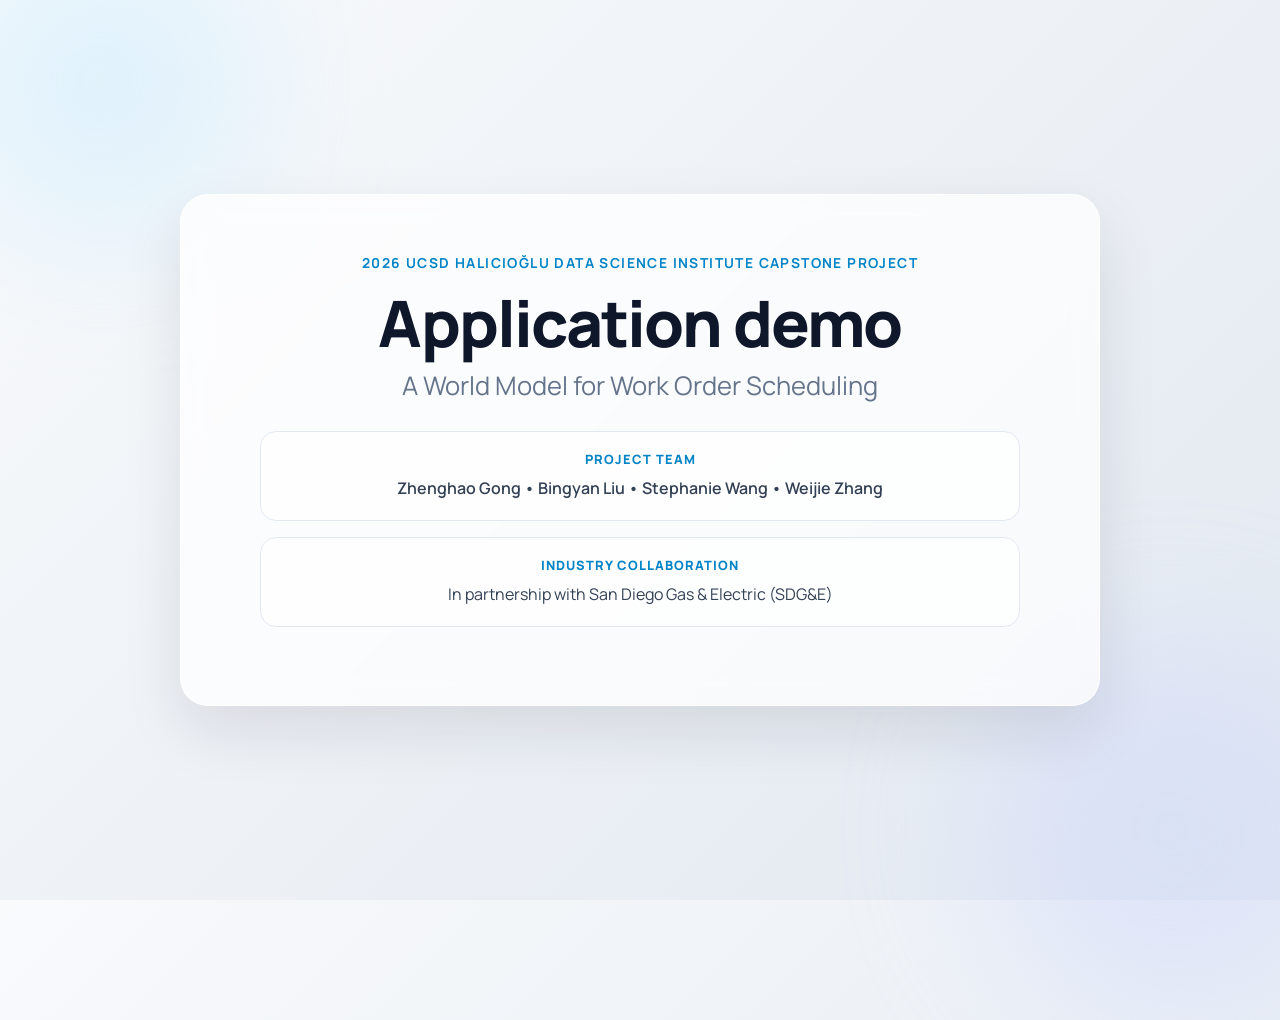
<file: demo.html>
<!DOCTYPE html>
<html lang="en">
<head>
  <meta charset="UTF-8" />
  <meta name="viewport" content="width=device-width, initial-scale=1.0" />
  <title>Application Demo</title>
  <link rel="preconnect" href="https://fonts.googleapis.com">
  <link rel="preconnect" href="https://fonts.gstatic.com" crossorigin>
  <link href="https://fonts.googleapis.com/css2?family=Manrope:wght@300;400;600;700;800&display=swap" rel="stylesheet">

  <style>
    :root {
      --primary: #0f172a;
      --accent: #0284c7;
      --accent-light: #38bdf8;
      --text-main: #334155;
      --text-light: #64748b;
      --bg-light: #f8fafc;
      --border: #e2e8f0;
      --card-bg: rgba(255, 255, 255, 0.72);
    }

    * {
      margin: 0;
      padding: 0;
      box-sizing: border-box;
    }

    body {
      font-family: 'Manrope', sans-serif;
      min-height: 100vh;
      display: flex;
      align-items: center;
      justify-content: center;
      overflow: hidden;
      color: var(--text-main);
      background: linear-gradient(135deg, #f8fafc 0%, #e2e8f0 100%);
      position: relative;
    }

    /* soft background glow */
    body::before,
    body::after {
      content: "";
      position: absolute;
      border-radius: 50%;
      filter: blur(70px);
      opacity: 0.35;
      z-index: 0;
    }

    body::before {
      width: 320px;
      height: 320px;
      background: #bae6fd;
      top: -80px;
      left: -60px;
    }

    body::after {
      width: 380px;
      height: 380px;
      background: #c7d2fe;
      bottom: -120px;
      right: -80px;
    }

    .intro-card {
      position: relative;
      z-index: 1;
      width: min(920px, calc(100% - 48px));
      background: var(--card-bg);
      backdrop-filter: blur(12px);
      border: 1px solid rgba(255,255,255,0.8);
      border-radius: 28px;
      box-shadow: 0 25px 60px rgba(15, 23, 42, 0.10);
      padding: 56px 56px 44px;
      text-align: center;
      animation: fadeUp 0.9s ease-out both;
    }

    .tag-line {
      display: inline-block;
      font-size: 0.86rem;
      font-weight: 700;
      letter-spacing: 1.4px;
      text-transform: uppercase;
      color: var(--accent);
      margin-bottom: 18px;
    }

    .project-title {
      font-size: clamp(2.2rem, 5vw, 4.3rem);
      line-height: 1.03;
      font-weight: 800;
      letter-spacing: -1.8px;
      color: var(--primary);
      margin-bottom: 12px;
    }

    .project-subtitle {
      font-size: clamp(1.05rem, 2.1vw, 1.6rem);
      font-weight: 400;
      color: var(--text-light);
      margin-bottom: 28px;
    }

    .demo-pill {
      display: inline-block;
      padding: 10px 18px;
      border-radius: 999px;
      background: #e0f2fe;
      color: var(--accent);
      font-weight: 700;
      font-size: 0.95rem;
      margin-bottom: 34px;
    }

    .meta-grid {
      display: grid;
      grid-template-columns: 1fr;
      gap: 16px;
      max-width: 760px;
      margin: 0 auto 34px;
    }

    .meta-block {
      padding: 18px 20px;
      border-radius: 16px;
      background: rgba(255,255,255,0.66);
      border: 1px solid var(--border);
    }

    .meta-label {
      font-size: 0.8rem;
      font-weight: 800;
      letter-spacing: 1px;
      text-transform: uppercase;
      color: var(--accent);
      margin-bottom: 8px;
    }

    .meta-text {
      font-size: 1rem;
      color: var(--text-main);
      line-height: 1.6;
    }

    .team-names {
      font-weight: 600;
    }

    .footer-note {
      font-size: 0.92rem;
      color: var(--text-light);
    }

    .footer-note strong {
      color: var(--primary);
    }

    @keyframes fadeUp {
      from {
        opacity: 0;
        transform: translateY(16px);
      }
      to {
        opacity: 1;
        transform: translateY(0);
      }
    }

    @media (max-width: 640px) {
      .intro-card {
        padding: 38px 24px 32px;
        border-radius: 22px;
      }

      .project-subtitle {
        margin-bottom: 22px;
      }

      .demo-pill {
        margin-bottom: 24px;
      }

      .meta-block {
        padding: 16px;
      }

      .meta-text {
        font-size: 0.95rem;
      }
    }
  </style>
</head>
<body>
  <main class="intro-card">
    <div class="tag-line">2026 UCSD Halıcıoğlu Data Science Institute Capstone Project</div>

    <h1 class="project-title">Application demo</h1>
    <p class="project-subtitle">A World Model for Work Order Scheduling</p>

    <section class="meta-grid">
      <div class="meta-block">
        <div class="meta-label">Project Team</div>
        <div class="meta-text team-names">
          Zhenghao Gong • Bingyan Liu • Stephanie Wang • Weijie Zhang
        </div>
      </div>

      <div class="meta-block">
        <div class="meta-label">Industry Collaboration</div>
        <div class="meta-text">
          In partnership with San Diego Gas &amp; Electric (SDG&amp;E)
        </div>
      </div>
    </section>

  </main>
</body>
</html>
</file>
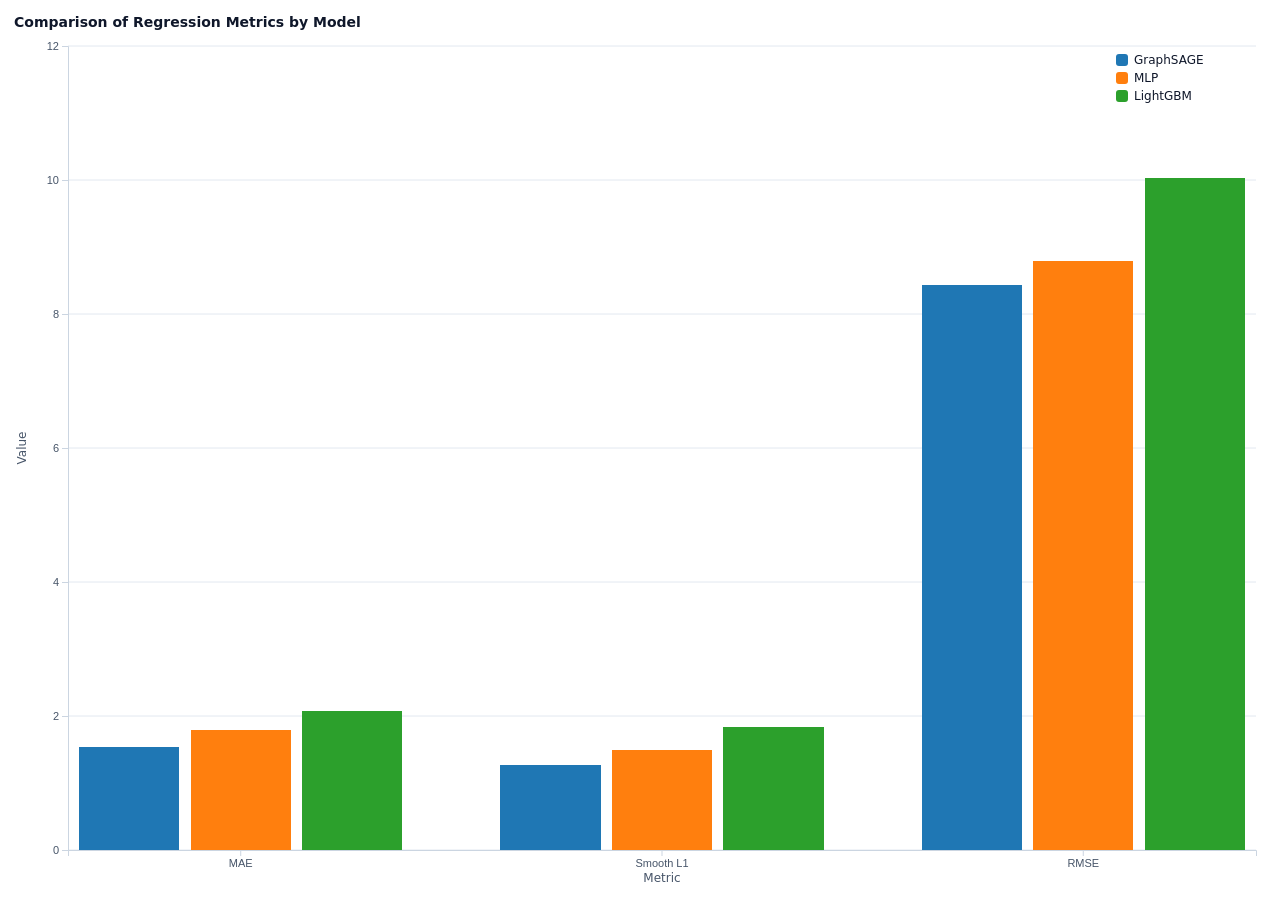
<file: assets/metrics_bar.html>
<!doctype html>
<html lang="en">
  <head>
    <meta charset="utf-8" />
    <meta name="viewport" content="width=device-width, initial-scale=1" />
    <title>Comparison of Regression Metrics by Model</title>
    <script src="d3.min.js"></script>
    <style>
      html,
      body {
        margin: 0;
        padding: 0;
        width: 100%;
        height: 100%;
        overflow: hidden;
        background: #fff;
        font-family: ui-sans-serif, system-ui, -apple-system, Segoe UI, Roboto, Helvetica, Arial;
        color: #0f172a;
      }
      #wrap {
        width: 100%;
        height: 100%;
        padding: 14px 14px 10px 14px;
        box-sizing: border-box;
      }
      .title {
        font-size: 14px;
        font-weight: 700;
        margin: 0 0 10px 0;
      }
      svg {
        width: 100%;
        height: calc(100% - 28px);
        display: block;
      }
      .axis text {
        fill: #475569;
        font-size: 11px;
      }
      .axis path,
      .axis line {
        stroke: #cbd5e1;
      }
      .grid line {
        stroke: #e2e8f0;
      }
      .legend {
        font-size: 12px;
        fill: #0f172a;
      }
      .bar {
        shape-rendering: crispEdges;
      }
      .tooltip {
        position: fixed;
        pointer-events: none;
        z-index: 10;
        background: rgba(15, 23, 42, 0.92);
        color: #f8fafc;
        border: 1px solid rgba(148, 163, 184, 0.25);
        border-radius: 10px;
        padding: 10px 12px;
        font-size: 12px;
        line-height: 1.25;
        box-shadow: 0 10px 25px rgba(2, 6, 23, 0.25);
        opacity: 0;
        transform: translate(10px, 10px);
        transition: opacity 120ms ease;
        white-space: nowrap;
      }
      .tooltip .k {
        font-weight: 700;
        display: block;
        margin-bottom: 6px;
      }
      .tooltip .row {
        display: flex;
        align-items: center;
        gap: 8px;
        margin: 3px 0;
      }
      .tooltip .swatch {
        width: 10px;
        height: 10px;
        border-radius: 999px;
        display: inline-block;
      }
    </style>
  </head>
  <body>
    <div id="wrap">
      <div class="title">Comparison of Regression Metrics by Model</div>
      <svg id="chart" aria-label="Metrics bar chart"></svg>
    </div>
    <div id="tooltip" class="tooltip" role="status" aria-live="polite"></div>

    <script>
      // Metrics from Figure~\\ref{fig:bar}
      const CATEGORIES = ["MAE", "Smooth L1", "RMSE"];
      const SERIES = [
        { name: "GraphSAGE", color: "rgb(31, 119, 180)", values: [1.5366, 1.2719, 8.4262] },
        { name: "MLP",      color: "rgb(255, 127, 14)", values: [1.7866, 1.4974, 8.7856] },
        { name: "LightGBM", color: "rgb(44, 160, 44)",  values: [2.0771, 1.8309,10.0344] }
      ];

      const svg = d3.select("#chart");
      const g = svg.append("g");
      const gGrid = g.append("g").attr("class", "grid");
      const gXAxis = g.append("g").attr("class", "axis x");
      const gYAxis = g.append("g").attr("class", "axis y");
      const gBars = g.append("g").attr("class", "bars");
      const gLegend = g.append("g").attr("class", "legend");

      const tooltip = document.getElementById("tooltip");
      const fmt = d3.format(".4f");

      function render() {
        const bbox = svg.node().getBoundingClientRect();
        const width = Math.max(320, bbox.width);
        const height = Math.max(240, bbox.height);
        svg.attr("viewBox", [0, 0, width, height]);

        const margin = { top: 6, right: 10, bottom: 38, left: 54 };
        const innerW = Math.max(10, width - margin.left - margin.right);
        const innerH = Math.max(10, height - margin.top - margin.bottom);
        g.attr("transform", `translate(${margin.left},${margin.top})`);

        const x0 = d3.scaleBand().domain(CATEGORIES).range([0, innerW]).paddingInner(0.18);
        const x1 = d3.scaleBand().domain(SERIES.map(s => s.name)).range([0, x0.bandwidth()]).padding(0.10);

        const allVals = SERIES.flatMap(s => s.values);
        const yMax = d3.max(allVals);
        const y = d3.scaleLinear().domain([0, yMax * 1.10]).nice().range([innerH, 0]);

        gXAxis.attr("transform", `translate(0,${innerH})`).call(d3.axisBottom(x0));
        gYAxis.call(d3.axisLeft(y).ticks(Math.min(8, Math.floor(innerH / 55))));

        // Grid
        gGrid.selectAll("*").remove();
        gGrid
          .append("g")
          .selectAll("line")
          .data(y.ticks(Math.min(8, Math.floor(innerH / 55))))
          .join("line")
          .attr("x1", 0)
          .attr("x2", innerW)
          .attr("y1", d => y(d))
          .attr("y2", d => y(d));

        // Axis labels
        g.selectAll(".x-label")
          .data([0])
          .join("text")
          .attr("class", "x-label")
          .attr("x", innerW / 2)
          .attr("y", innerH + 32)
          .attr("text-anchor", "middle")
          .attr("fill", "#475569")
          .attr("font-size", 12)
          .text("Metric");

        g.selectAll(".y-label")
          .data([0])
          .join("text")
          .attr("class", "y-label")
          .attr("transform", `translate(${-42},${innerH / 2}) rotate(-90)`)
          .attr("text-anchor", "middle")
          .attr("fill", "#475569")
          .attr("font-size", 12)
          .text("Value");

        // Bars
        const rows = CATEGORIES.map((cat, ci) => ({
          category: cat,
          values: SERIES.map(s => ({
            category: cat,
            model: s.name,
            color: s.color,
            value: s.values[ci]
          }))
        }));

        const groups = gBars.selectAll("g.group").data(rows, d => d.category);
        const groupsEnter = groups
          .join(enter => enter.append("g").attr("class", "group"))
          .attr("transform", d => `translate(${x0(d.category)},0)`);

        const bars = groupsEnter.selectAll("rect.bar").data(d => d.values, d => d.model);
        bars
          .join("rect")
          .attr("class", "bar")
          .attr("x", d => x1(d.model))
          .attr("y", d => y(d.value))
          .attr("width", x1.bandwidth())
          .attr("height", d => innerH - y(d.value))
          .attr("fill", d => d.color)
          .on("mouseenter", (evt, d) => {
            tooltip.innerHTML =
              `<span class="k">${d.category}</span>` +
              `<div class="row"><span class="swatch" style="background:${d.color}"></span>` +
              `<span>${d.model}</span><span style="margin-left:auto; opacity:0.95">${fmt(d.value)}</span></div>`;
            tooltip.style.opacity = "1";
          })
          .on("mousemove", (evt) => {
            const wrap = document.getElementById("wrap");
            const wrapRect = wrap.getBoundingClientRect();
            const ttRect = tooltip.getBoundingClientRect();
            const centerX = wrapRect.left + wrapRect.width / 2;
            const preferRight = evt.clientX < centerX;
            const dx = 14;
            const dy = 12;
            let left = evt.clientX + (preferRight ? dx : -ttRect.width - dx);
            let top = evt.clientY + dy;
            const pad = 8;
            const maxLeft = wrapRect.right - ttRect.width - pad;
            const minLeft = wrapRect.left + pad;
            const maxTop = wrapRect.bottom - ttRect.height - pad;
            const minTop = wrapRect.top + pad;
            left = Math.max(minLeft, Math.min(maxLeft, left));
            top = Math.max(minTop, Math.min(maxTop, top));
            tooltip.style.left = `${left}px`;
            tooltip.style.top = `${top}px`;
          })
          .on("mouseleave", () => {
            tooltip.style.opacity = "0";
          });

        // Legend
        gLegend.selectAll("*").remove();
        const legendItems = gLegend
          .selectAll("g.item")
          .data(SERIES)
          .join("g")
          .attr("class", "item")
          .attr("transform", (d, i) => `translate(0,${i * 18})`);

        legendItems
          .append("rect")
          .attr("x", 0)
          .attr("y", 2)
          .attr("width", 12)
          .attr("height", 12)
          .attr("rx", 3)
          .attr("fill", d => d.color);

        legendItems
          .append("text")
          .attr("x", 18)
          .attr("y", 12)
          .text(d => d.name);

        gLegend.attr("transform", `translate(${innerW - 140},${6})`);
      }

      render();
      const ro = new ResizeObserver(() => render());
      ro.observe(document.getElementById("wrap"));
    </script>
  </body>
</html>
</file>
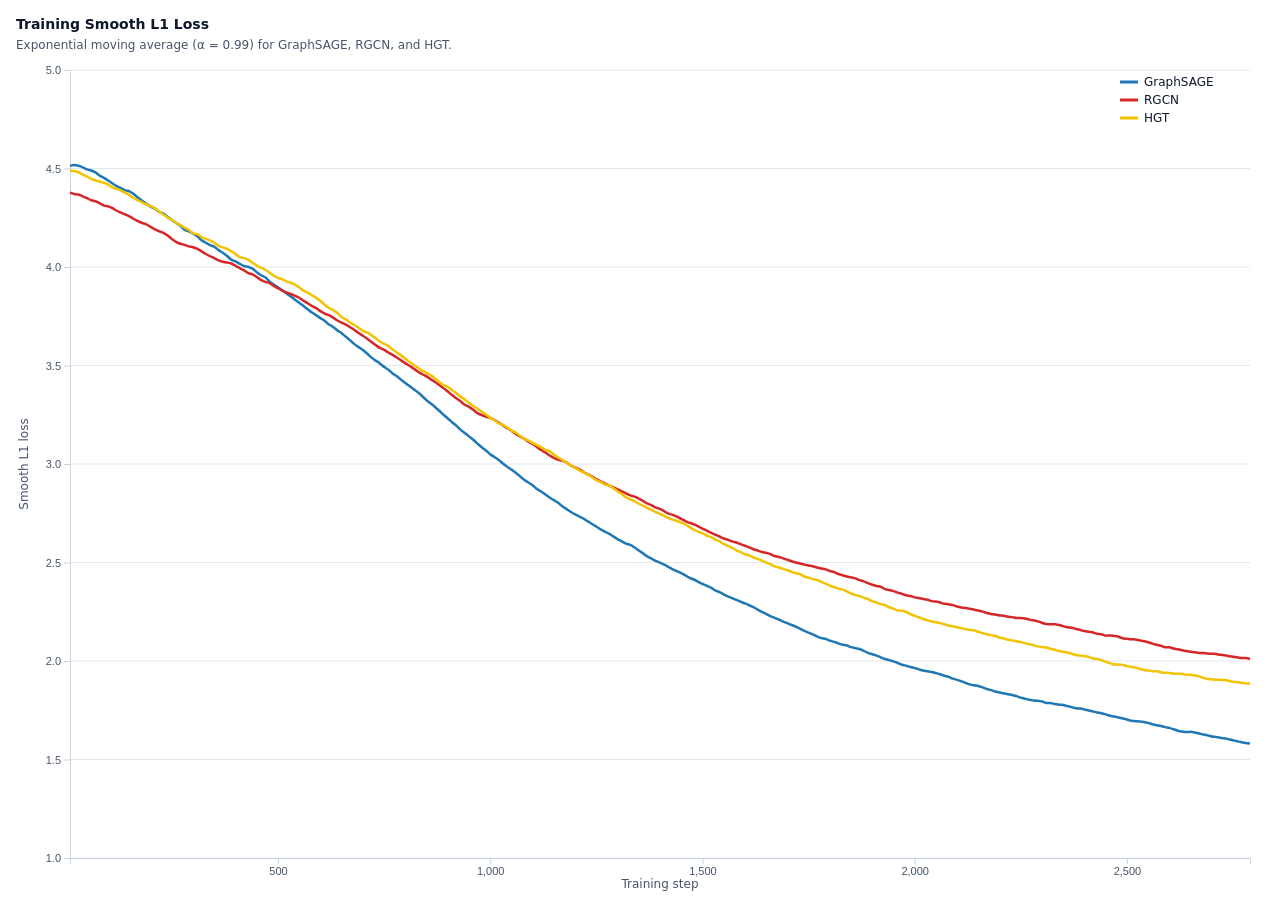
<file: assets/training_loss.html>
<!DOCTYPE html>
<html lang="en">
<head>
  <meta charset="UTF-8" />
  <meta name="viewport" content="width=device-width, initial-scale=1.0" />
  <title>Training Loss (EMA 0.99)</title>
  <script src="d3.min.js"></script>
  <style>
    html, body {
      margin: 0;
      padding: 0;
      width: 100%;
      height: 100%;
      background: #ffffff;
      font-family: ui-sans-serif, system-ui, -apple-system, Segoe UI, Roboto, Helvetica, Arial, "Apple Color Emoji", "Segoe UI Emoji";
      color: #0f172a;
    }
    #wrap {
      width: 100%;
      height: 100%;
      padding: 16px 16px 10px 16px;
      box-sizing: border-box;
    }
    .title {
      font-size: 14px;
      font-weight: 700;
      margin: 0 0 6px 0;
      color: #0f172a;
    }
    .subtitle {
      font-size: 12px;
      margin: 0 0 10px 0;
      color: #475569;
    }
    svg {
      width: 100%;
      height: calc(100% - 44px);
      display: block;
    }
    .axis text { fill: #475569; font-size: 11px; }
    .axis path, .axis line { stroke: #cbd5e1; }
    .grid line { stroke: #e2e8f0; }
    .legend { font-size: 12px; fill: #0f172a; }
    .line { fill: none; stroke-width: 2.5; }
    .tooltip {
      position: fixed;
      pointer-events: none;
      z-index: 10;
      background: rgba(15, 23, 42, 0.92);
      color: #f8fafc;
      border: 1px solid rgba(148, 163, 184, 0.25);
      border-radius: 10px;
      padding: 10px 12px;
      font-size: 12px;
      line-height: 1.25;
      box-shadow: 0 10px 25px rgba(2, 6, 23, 0.25);
      opacity: 0;
      transform: translate(10px, 10px);
      transition: opacity 120ms ease;
      white-space: nowrap;
    }
    .tooltip .step { font-weight: 700; margin-bottom: 6px; display: block; }
    .tooltip .row { display: flex; align-items: center; gap: 8px; margin: 3px 0; }
    .tooltip .swatch { width: 10px; height: 10px; border-radius: 999px; display: inline-block; }
    .hover-line { stroke: rgba(100, 116, 139, 0.75); stroke-dasharray: 4 4; }
    .hover-dot { stroke: white; stroke-width: 1.5; }
  </style>
</head>
<body>
  <div id="wrap">
    <div class="title">Training Smooth L1 Loss</div>
    <div class="subtitle">Exponential moving average (α = 0.99) for GraphSAGE, RGCN, and HGT.</div>
    <svg id="chart" aria-label="Training loss chart"></svg>
  </div>
  <div id="tooltip" class="tooltip" role="status" aria-live="polite"></div>

  <script>
    const DATA = [{"step": 10, "GraphSAGE": 4.51310062408447, "RGCN": 4.3776330947876, "HGT": 4.48834228515625}, {"step": 20, "GraphSAGE": 4.517686214447019, "RGCN": 4.371004390716555, "HGT": 4.486986570358277}, {"step": 30, "GraphSAGE": 4.513560730552671, "RGCN": 4.367820493698122, "HGT": 4.48093460149765}, {"step": 40, "GraphSAGE": 4.505957765134808, "RGCN": 4.358882939414981, "HGT": 4.4693003376894}, {"step": 50, "GraphSAGE": 4.495507617319733, "RGCN": 4.3493483750431094, "HGT": 4.458858266052313}, {"step": 60, "GraphSAGE": 4.489977227578421, "RGCN": 4.338990829937087, "HGT": 4.44734492066596}, {"step": 70, "GraphSAGE": 4.480445349475304, "RGCN": 4.333668100363912, "HGT": 4.440116799885661}, {"step": 80, "GraphSAGE": 4.463646639007285, "RGCN": 4.323166485678785, "HGT": 4.432536186620082}, {"step": 90, "GraphSAGE": 4.452820788156763, "RGCN": 4.311897082021948, "HGT": 4.427898050572515}, {"step": 100, "GraphSAGE": 4.438698545126575, "RGCN": 4.30771352694651, "HGT": 4.4181216788428825}, {"step": 110, "GraphSAGE": 4.424050248144242, "RGCN": 4.298774174727582, "HGT": 4.404184874476634}, {"step": 120, "GraphSAGE": 4.4108561409646185, "RGCN": 4.285485849140889, "HGT": 4.396138747548885}, {"step": 130, "GraphSAGE": 4.400040678958353, "RGCN": 4.276017383242864, "HGT": 4.387868759647676}, {"step": 140, "GraphSAGE": 4.388578023366584, "RGCN": 4.266621405234104, "HGT": 4.376185985842856}, {"step": 150, "GraphSAGE": 4.384184490237564, "RGCN": 4.256780582474335, "HGT": 4.365520968750235}, {"step": 160, "GraphSAGE": 4.37006710498332, "RGCN": 4.244899698722957, "HGT": 4.350312516856159}, {"step": 170, "GraphSAGE": 4.352309543922654, "RGCN": 4.232398795626871, "HGT": 4.338471648405279}, {"step": 180, "GraphSAGE": 4.336302780156095, "RGCN": 4.2233150353698825, "HGT": 4.328522894121391}, {"step": 190, "GraphSAGE": 4.321399840130718, "RGCN": 4.216310964739542, "HGT": 4.317265279296846}, {"step": 200, "GraphSAGE": 4.306728257825145, "RGCN": 4.203595105458357, "HGT": 4.309713416031771}, {"step": 210, "GraphSAGE": 4.296036406307684, "RGCN": 4.191094304931727, "HGT": 4.298341051940575}, {"step": 220, "GraphSAGE": 4.28067011744755, "RGCN": 4.181426937932214, "HGT": 4.2820658151730004}, {"step": 230, "GraphSAGE": 4.270746264059024, "RGCN": 4.173203743496434, "HGT": 4.266456126946197}, {"step": 240, "GraphSAGE": 4.255016664730202, "RGCN": 4.160359194903481, "HGT": 4.25067782380204}, {"step": 250, "GraphSAGE": 4.238306041425489, "RGCN": 4.142030377505837, "HGT": 4.239879698537195}, {"step": 260, "GraphSAGE": 4.223018198716008, "RGCN": 4.127860044166876, "HGT": 4.222745169473271}, {"step": 270, "GraphSAGE": 4.209370112828701, "RGCN": 4.117968305526354, "HGT": 4.212255441129063}, {"step": 280, "GraphSAGE": 4.189287422347234, "RGCN": 4.112402290436026, "HGT": 4.199311036417937}, {"step": 290, "GraphSAGE": 4.180402451222822, "RGCN": 4.104706285624775, "HGT": 4.187859741811509}, {"step": 300, "GraphSAGE": 4.168982402216422, "RGCN": 4.099980881856662, "HGT": 4.1707693786272495}, {"step": 310, "GraphSAGE": 4.155856840584394, "RGCN": 4.091698935167306, "HGT": 4.166745701068699}, {"step": 320, "GraphSAGE": 4.136009411857505, "RGCN": 4.079609102836202, "HGT": 4.152418916074155}, {"step": 330, "GraphSAGE": 4.123115590093056, "RGCN": 4.066174829167765, "HGT": 4.142777687709771}, {"step": 340, "GraphSAGE": 4.111353356807177, "RGCN": 4.054566783230518, "HGT": 4.133627289868623}, {"step": 350, "GraphSAGE": 4.103052330391662, "RGCN": 4.045226612186238, "HGT": 4.123332667742032}, {"step": 360, "GraphSAGE": 4.08568876828083, "RGCN": 4.033280892084884, "HGT": 4.107654188781897}, {"step": 370, "GraphSAGE": 4.072243353395416, "RGCN": 4.026538628818332, "HGT": 4.0998596717544595}, {"step": 380, "GraphSAGE": 4.055737962784436, "RGCN": 4.023033329543393, "HGT": 4.091411190622242}, {"step": 390, "GraphSAGE": 4.037577850975042, "RGCN": 4.017853099912357, "HGT": 4.080645971118669}, {"step": 400, "GraphSAGE": 4.028351502740255, "RGCN": 4.005816148541224, "HGT": 4.0659335904251215}, {"step": 410, "GraphSAGE": 4.016192291530602, "RGCN": 3.994666196856532, "HGT": 4.050406104763486}, {"step": 420, "GraphSAGE": 4.00486579876056, "RGCN": 3.9830416307589385, "HGT": 4.045064790622131}, {"step": 430, "GraphSAGE": 4.000548494532719, "RGCN": 3.9694947837872863, "HGT": 4.037617639839628}, {"step": 440, "GraphSAGE": 3.9917360180102435, "RGCN": 3.962918999462597, "HGT": 4.021084031838754}, {"step": 450, "GraphSAGE": 3.973483410790346, "RGCN": 3.9494493248488305, "HGT": 4.006931040450725}, {"step": 460, "GraphSAGE": 3.9580152535852138, "RGCN": 3.933814136982117, "HGT": 3.9962494425248556}, {"step": 470, "GraphSAGE": 3.947496070402084, "RGCN": 3.9244104114295566, "HGT": 3.986143749132627}, {"step": 480, "GraphSAGE": 3.927239527104145, "RGCN": 3.9183135851472923, "HGT": 3.9715054404369243}, {"step": 490, "GraphSAGE": 3.9113851363458902, "RGCN": 3.9044488525398378, "HGT": 3.9559244950527885}, {"step": 500, "GraphSAGE": 3.897103347703684, "RGCN": 3.8922124041564987, "HGT": 3.944972573271969}, {"step": 510, "GraphSAGE": 3.8818774743294915, "RGCN": 3.8801550757997485, "HGT": 3.938442285424534}, {"step": 520, "GraphSAGE": 3.86551907441835, "RGCN": 3.8711698616735255, "HGT": 3.9268841765427616}, {"step": 530, "GraphSAGE": 3.8505907379985076, "RGCN": 3.863084564958035, "HGT": 3.9202289269251613}, {"step": 540, "GraphSAGE": 3.8339538033968426, "RGCN": 3.8534641868377517, "HGT": 3.9109698630396683}, {"step": 550, "GraphSAGE": 3.8180617226764118, "RGCN": 3.8437831187685076, "HGT": 3.8964495408588564}, {"step": 560, "GraphSAGE": 3.8023983097343157, "RGCN": 3.829291849394177, "HGT": 3.880238458173809}, {"step": 570, "GraphSAGE": 3.7855605186726478, "RGCN": 3.815736165015836, "HGT": 3.8695858929661555}, {"step": 580, "GraphSAGE": 3.7689828656801354, "RGCN": 3.802531076734513, "HGT": 3.856655433969355}, {"step": 590, "GraphSAGE": 3.754811074819355, "RGCN": 3.791143756441869, "HGT": 3.843404226347496}, {"step": 600, "GraphSAGE": 3.7406549523485966, "RGCN": 3.775750278949014, "HGT": 3.8276580865345826}, {"step": 610, "GraphSAGE": 3.726583416214698, "RGCN": 3.7638358528654567, "HGT": 3.8086822990785842}, {"step": 620, "GraphSAGE": 3.7086238876994475, "RGCN": 3.7552673805443826, "HGT": 3.7916718477575677}, {"step": 630, "GraphSAGE": 3.6957641974941753, "RGCN": 3.742989608129015, "HGT": 3.7807197222136466}, {"step": 640, "GraphSAGE": 3.6781976296998367, "RGCN": 3.728582568760066, "HGT": 3.7661017978720643}, {"step": 650, "GraphSAGE": 3.6637158228707642, "RGCN": 3.717558797515825, "HGT": 3.746585640160983}, {"step": 660, "GraphSAGE": 3.645685185533246, "RGCN": 3.7076310079835073, "HGT": 3.7341358197930035}, {"step": 670, "GraphSAGE": 3.627467824663784, "RGCN": 3.694183757695237, "HGT": 3.717945610867992}, {"step": 680, "GraphSAGE": 3.6085506174063737, "RGCN": 3.6801208220767503, "HGT": 3.7055184283188827}, {"step": 690, "GraphSAGE": 3.5933204283480937, "RGCN": 3.664787809771205, "HGT": 3.691772362783405}, {"step": 700, "GraphSAGE": 3.5787638720138317, "RGCN": 3.651393620485749, "HGT": 3.676059744937126}, {"step": 710, "GraphSAGE": 3.5609169595739054, "RGCN": 3.6362660406346516, "HGT": 3.6679615024338914}, {"step": 720, "GraphSAGE": 3.541125698026796, "RGCN": 3.6196574288141967, "HGT": 3.6550306571696844}, {"step": 730, "GraphSAGE": 3.524711238846592, "RGCN": 3.6037556638674855, "HGT": 3.6388552900396682}, {"step": 740, "GraphSAGE": 3.5105230578088342, "RGCN": 3.5892350001388142, "HGT": 3.62217239271407}, {"step": 750, "GraphSAGE": 3.493008251053149, "RGCN": 3.5793034388642324, "HGT": 3.6101464400042755}, {"step": 760, "GraphSAGE": 3.478515597493881, "RGCN": 3.566071816333195, "HGT": 3.5991524904624788}, {"step": 770, "GraphSAGE": 3.459945584722677, "RGCN": 3.5540349151368735, "HGT": 3.580810231085579}, {"step": 780, "GraphSAGE": 3.444886202747063, "RGCN": 3.540538828871552, "HGT": 3.5661368390866133}, {"step": 790, "GraphSAGE": 3.4281282877754093, "RGCN": 3.5260481477666743, "HGT": 3.55138344017054}, {"step": 800, "GraphSAGE": 3.411182288653911, "RGCN": 3.5120762996355652, "HGT": 3.534679746855413}, {"step": 810, "GraphSAGE": 3.3954145807862166, "RGCN": 3.498671833312031, "HGT": 3.518461766706729}, {"step": 820, "GraphSAGE": 3.3788828917196874, "RGCN": 3.483517013191343, "HGT": 3.502469637233174}, {"step": 830, "GraphSAGE": 3.362867724415955, "RGCN": 3.4685727999380918, "HGT": 3.4882722676354394}, {"step": 840, "GraphSAGE": 3.3441237276813625, "RGCN": 3.455610809655386, "HGT": 3.4728978495550322}, {"step": 850, "GraphSAGE": 3.3237102871498494, "RGCN": 3.4448917004983466, "HGT": 3.4628182002449677}, {"step": 860, "GraphSAGE": 3.3068097659853515, "RGCN": 3.429520527977311, "HGT": 3.4497744622885387}, {"step": 870, "GraphSAGE": 3.2894391261158726, "RGCN": 3.416268179867643, "HGT": 3.4346798224477575}, {"step": 880, "GraphSAGE": 3.270081636328713, "RGCN": 3.4008563659125945, "HGT": 3.4163737666205884}, {"step": 890, "GraphSAGE": 3.2498339635620748, "RGCN": 3.385202413650258, "HGT": 3.40117448885047}, {"step": 900, "GraphSAGE": 3.2311623398726512, "RGCN": 3.367568236384178, "HGT": 3.3917831386686914}, {"step": 910, "GraphSAGE": 3.212140644910204, "RGCN": 3.349746328567913, "HGT": 3.376215780924354}, {"step": 920, "GraphSAGE": 3.1950598792920957, "RGCN": 3.333593615448173, "HGT": 3.359020902215528}, {"step": 930, "GraphSAGE": 3.1743158024870897, "RGCN": 3.317957098553716, "HGT": 3.3420486672362655}, {"step": 940, "GraphSAGE": 3.1575208754440456, "RGCN": 3.3009256906483944, "HGT": 3.3276689606313465}, {"step": 950, "GraphSAGE": 3.140195467133254, "RGCN": 3.290130536486967, "HGT": 3.3106003486941766}, {"step": 960, "GraphSAGE": 3.1229766737206193, "RGCN": 3.2753235275774806, "HGT": 3.295438515443822}, {"step": 970, "GraphSAGE": 3.103600792634048, "RGCN": 3.2581750529485256, "HGT": 3.280457043077775}, {"step": 980, "GraphSAGE": 3.085472517432851, "RGCN": 3.2488169957898596, "HGT": 3.266265824230478}, {"step": 990, "GraphSAGE": 3.0687535773613663, "RGCN": 3.239848942637991, "HGT": 3.251673416737761}, {"step": 1000, "GraphSAGE": 3.0497677243937673, "RGCN": 3.2335599769848047, "HGT": 3.235362467844889}, {"step": 1010, "GraphSAGE": 3.0350756826021, "RGCN": 3.223277752459097, "HGT": 3.2218124897309233}, {"step": 1020, "GraphSAGE": 3.020450962801531, "RGCN": 3.210819011341977, "HGT": 3.2066824025628775}, {"step": 1030, "GraphSAGE": 3.0029113720730516, "RGCN": 3.1957272964292103, "HGT": 3.1988079546740282}, {"step": 1040, "GraphSAGE": 2.9865015739765584, "RGCN": 3.1823639057872293, "HGT": 3.1855470846953113}, {"step": 1050, "GraphSAGE": 2.971487618150428, "RGCN": 3.169490315414431, "HGT": 3.1697341110064086}, {"step": 1060, "GraphSAGE": 2.956113729174429, "RGCN": 3.1525403568327355, "HGT": 3.1598069420154853}, {"step": 1070, "GraphSAGE": 2.937994379363993, "RGCN": 3.1398141425935555, "HGT": 3.1437121241479122}, {"step": 1080, "GraphSAGE": 2.9201036540437872, "RGCN": 3.128926915493334, "HGT": 3.1290714868999636}, {"step": 1090, "GraphSAGE": 2.9057220106613086, "RGCN": 3.113692865511832, "HGT": 3.1190777214175607}, {"step": 1100, "GraphSAGE": 2.8917124528128437, "RGCN": 3.1017235937552123, "HGT": 3.107733577876099}, {"step": 1110, "GraphSAGE": 2.8735119310869917, "RGCN": 3.0864876555013763, "HGT": 3.096339066709002}, {"step": 1120, "GraphSAGE": 2.8606839682435594, "RGCN": 3.0708461723866094, "HGT": 3.0859088324368704}, {"step": 1130, "GraphSAGE": 2.845325374277219, "RGCN": 3.058311932178399, "HGT": 3.071464752419005}, {"step": 1140, "GraphSAGE": 2.8300248903384473, "RGCN": 3.043360712690294, "HGT": 3.064862358083902}, {"step": 1150, "GraphSAGE": 2.8165428639577987, "RGCN": 3.031528992789496, "HGT": 3.0487009473994098}, {"step": 1160, "GraphSAGE": 2.8028712702906025, "RGCN": 3.021836752597624, "HGT": 3.0333652741185007}, {"step": 1170, "GraphSAGE": 2.7853726264620557, "RGCN": 3.0161578509758837, "HGT": 3.020004696051922}, {"step": 1180, "GraphSAGE": 2.7710934002813583, "RGCN": 3.007126936814727, "HGT": 3.0062072274452847}, {"step": 1190, "GraphSAGE": 2.7564373163800155, "RGCN": 2.992167079256501, "HGT": 2.993799510935221}, {"step": 1200, "GraphSAGE": 2.743897801929365, "RGCN": 2.9821888305430226, "HGT": 2.9802039507089866}, {"step": 1210, "GraphSAGE": 2.7334384395983955, "RGCN": 2.9732560337292915, "HGT": 2.9679383177189256}, {"step": 1220, "GraphSAGE": 2.72252077416222, "RGCN": 2.959188170085419, "HGT": 2.957172725721393}, {"step": 1230, "GraphSAGE": 2.7084631694364973, "RGCN": 2.947859156312116, "HGT": 2.9460827918678048}, {"step": 1240, "GraphSAGE": 2.695644063083166, "RGCN": 2.936575199663393, "HGT": 2.932773520917816}, {"step": 1250, "GraphSAGE": 2.6819803642278472, "RGCN": 2.9235942280737106, "HGT": 2.918137639231892}, {"step": 1260, "GraphSAGE": 2.668304927326749, "RGCN": 2.911288849242833, "HGT": 2.9093051836617168}, {"step": 1270, "GraphSAGE": 2.65617419829541, "RGCN": 2.9015450014780195, "HGT": 2.8970350182920797}, {"step": 1280, "GraphSAGE": 2.646165185919084, "RGCN": 2.8911578197051213, "HGT": 2.890912079741697}, {"step": 1290, "GraphSAGE": 2.6324876431754936, "RGCN": 2.8817644559722577, "HGT": 2.876420135190923}, {"step": 1300, "GraphSAGE": 2.6187690382490945, "RGCN": 2.8713219518410784, "HGT": 2.8618587252914214}, {"step": 1310, "GraphSAGE": 2.606999022408077, "RGCN": 2.86085201177976, "HGT": 2.847240769609323}, {"step": 1320, "GraphSAGE": 2.5953622122777613, "RGCN": 2.850486105931219, "HGT": 2.830345795260932}, {"step": 1330, "GraphSAGE": 2.589047999935486, "RGCN": 2.8408866556385086, "HGT": 2.8208209511140936}, {"step": 1340, "GraphSAGE": 2.5763175400491223, "RGCN": 2.8342174531598823, "HGT": 2.810895410193498}, {"step": 1350, "GraphSAGE": 2.561316946473887, "RGCN": 2.824657914555484, "HGT": 2.798188874466579}, {"step": 1360, "GraphSAGE": 2.546270614796776, "RGCN": 2.812582528532793, "HGT": 2.7882650926211743}, {"step": 1370, "GraphSAGE": 2.530785298222859, "RGCN": 2.7996767457145824, "HGT": 2.7777614371135115}, {"step": 1380, "GraphSAGE": 2.5195767976004024, "RGCN": 2.7906458042919824, "HGT": 2.7667859667929746}, {"step": 1390, "GraphSAGE": 2.508465822953637, "RGCN": 2.7789218666386195, "HGT": 2.756150621935607}, {"step": 1400, "GraphSAGE": 2.498954868966807, "RGCN": 2.772014009933598, "HGT": 2.747141185380252}, {"step": 1410, "GraphSAGE": 2.489535138297006, "RGCN": 2.7603602696469602, "HGT": 2.736168585963507}, {"step": 1420, "GraphSAGE": 2.477292989924595, "RGCN": 2.7476199708502556, "HGT": 2.725810199101751}, {"step": 1430, "GraphSAGE": 2.465441939316883, "RGCN": 2.7420278715789173, "HGT": 2.7176157951640936}, {"step": 1440, "GraphSAGE": 2.456201114169625, "RGCN": 2.7328389490070792, "HGT": 2.7107984857842298}, {"step": 1450, "GraphSAGE": 2.44591507229482, "RGCN": 2.7210029248772685, "HGT": 2.702413913678539}, {"step": 1460, "GraphSAGE": 2.434573243301532, "RGCN": 2.710420319391771, "HGT": 2.6928017003344475}, {"step": 1470, "GraphSAGE": 2.4217195677151353, "RGCN": 2.7013625167448807, "HGT": 2.679289737579913}, {"step": 1480, "GraphSAGE": 2.41366787649355, "RGCN": 2.693591655096719, "HGT": 2.667100850786084}, {"step": 1490, "GraphSAGE": 2.4016999937910843, "RGCN": 2.6834908749593263, "HGT": 2.6563005123584076}, {"step": 1500, "GraphSAGE": 2.3913783375860076, "RGCN": 2.6718539108508463, "HGT": 2.6487427629339813}, {"step": 1510, "GraphSAGE": 2.381999230285129, "RGCN": 2.661973248777479, "HGT": 2.6370337145065306}, {"step": 1520, "GraphSAGE": 2.371937277456765, "RGCN": 2.6510599147767957, "HGT": 2.6284959116746673}, {"step": 1530, "GraphSAGE": 2.3590128899765395, "RGCN": 2.6413375789499507, "HGT": 2.61652569941461}, {"step": 1540, "GraphSAGE": 2.3501319988907237, "RGCN": 2.6319579947025047, "HGT": 2.6072205627169422}, {"step": 1550, "GraphSAGE": 2.3386961872674474, "RGCN": 2.6217015756517807, "HGT": 2.5941187080705315}, {"step": 1560, "GraphSAGE": 2.3277418125415323, "RGCN": 2.615260907770858, "HGT": 2.584506090640476}, {"step": 1570, "GraphSAGE": 2.319333216513895, "RGCN": 2.6072475489716225, "HGT": 2.57441559235042}, {"step": 1580, "GraphSAGE": 2.3097917453011334, "RGCN": 2.6014193523896822, "HGT": 2.561952805636205}, {"step": 1590, "GraphSAGE": 2.3011353347107626, "RGCN": 2.5930586026791094, "HGT": 2.5527000931468597}, {"step": 1600, "GraphSAGE": 2.2924575942825087, "RGCN": 2.5848450812713826, "HGT": 2.54198665961537}, {"step": 1610, "GraphSAGE": 2.2829278962502975, "RGCN": 2.5770154674337666, "HGT": 2.536457444722097}, {"step": 1620, "GraphSAGE": 2.273305798979918, "RGCN": 2.5674732828827196, "HGT": 2.5254837894834026}, {"step": 1630, "GraphSAGE": 2.2612384581150575, "RGCN": 2.560672574206648, "HGT": 2.5181424504670478}, {"step": 1640, "GraphSAGE": 2.2491963326281454, "RGCN": 2.553354619378659, "HGT": 2.509979205855871}, {"step": 1650, "GraphSAGE": 2.2394907743883814, "RGCN": 2.549225573192502, "HGT": 2.4997534381884865}, {"step": 1660, "GraphSAGE": 2.22740053697836, "RGCN": 2.542580861653845, "HGT": 2.4912786570452794}, {"step": 1670, "GraphSAGE": 2.219200476892466, "RGCN": 2.532857601064345, "HGT": 2.4806961133470646}, {"step": 1680, "GraphSAGE": 2.2099852413324492, "RGCN": 2.5282779264208886, "HGT": 2.4748774158206195}, {"step": 1690, "GraphSAGE": 2.200073142834911, "RGCN": 2.5211764616250636, "HGT": 2.4677791076276843}, {"step": 1700, "GraphSAGE": 2.1924356073027105, "RGCN": 2.5137408059889914, "HGT": 2.4607754992048343}, {"step": 1710, "GraphSAGE": 2.182663663167397, "RGCN": 2.5063254550332124, "HGT": 2.452993093543688}, {"step": 1720, "GraphSAGE": 2.174263709484789, "RGCN": 2.500039386161362, "HGT": 2.4458086959792227}, {"step": 1730, "GraphSAGE": 2.1639630863688994, "RGCN": 2.4949244536301625, "HGT": 2.4408392834216674}, {"step": 1740, "GraphSAGE": 2.152752316884834, "RGCN": 2.4893114326961556, "HGT": 2.4289430117880126}, {"step": 1750, "GraphSAGE": 2.143792417569669, "RGCN": 2.484717297651573, "HGT": 2.423200213006345}, {"step": 1760, "GraphSAGE": 2.1353956177378444, "RGCN": 2.4810033043396693, "HGT": 2.4158214885595397}, {"step": 1770, "GraphSAGE": 2.124921691954066, "RGCN": 2.4744722253253557, "HGT": 2.4114377368506714}, {"step": 1780, "GraphSAGE": 2.1164735237901713, "RGCN": 2.4693837750066114, "HGT": 2.4019512882159906}, {"step": 1790, "GraphSAGE": 2.112801311745629, "RGCN": 2.4652163273322287, "HGT": 2.392707827570388}, {"step": 1800, "GraphSAGE": 2.1031681855033253, "RGCN": 2.4567736054823226, "HGT": 2.382643125507758}, {"step": 1810, "GraphSAGE": 2.09699727673484, "RGCN": 2.4515518133552643, "HGT": 2.375352376930903}, {"step": 1820, "GraphSAGE": 2.0895715201234975, "RGCN": 2.441682198332216, "HGT": 2.367640190413257}, {"step": 1830, "GraphSAGE": 2.082445400545279, "RGCN": 2.4356507306293658, "HGT": 2.3620222399232325}, {"step": 1840, "GraphSAGE": 2.0788030809297036, "RGCN": 2.429031089797224, "HGT": 2.3539495660564858}, {"step": 1850, "GraphSAGE": 2.070404748148971, "RGCN": 2.424560907578527, "HGT": 2.3426776396994335}, {"step": 1860, "GraphSAGE": 2.065425328639131, "RGCN": 2.4191883165290937, "HGT": 2.335713818777293}, {"step": 1870, "GraphSAGE": 2.06062082897098, "RGCN": 2.4103967739209016, "HGT": 2.329449726301037}, {"step": 1880, "GraphSAGE": 2.051943560500606, "RGCN": 2.403897700819754, "HGT": 2.321588244861391}, {"step": 1890, "GraphSAGE": 2.041139789282349, "RGCN": 2.3948983442110316, "HGT": 2.3146689839738275}, {"step": 1900, "GraphSAGE": 2.034468063096679, "RGCN": 2.387299568097718, "HGT": 2.302633080333659}, {"step": 1910, "GraphSAGE": 2.027467131512038, "RGCN": 2.38083976421209, "HGT": 2.2970763809638095}, {"step": 1920, "GraphSAGE": 2.0187225591120175, "RGCN": 2.376763217194054, "HGT": 2.2885795167570615}, {"step": 1930, "GraphSAGE": 2.010080252534874, "RGCN": 2.3650757537461735, "HGT": 2.283690242585585}, {"step": 1940, "GraphSAGE": 2.0042590396625406, "RGCN": 2.3606692498441184, "HGT": 2.2729709715951234}, {"step": 1950, "GraphSAGE": 1.9982995891623079, "RGCN": 2.354647322303105, "HGT": 2.2656576360857152}, {"step": 1960, "GraphSAGE": 1.989729466538812, "RGCN": 2.346826018261898, "HGT": 2.256161758138707}, {"step": 1970, "GraphSAGE": 1.981095485166881, "RGCN": 2.340623406921137, "HGT": 2.2553131804323505}, {"step": 1980, "GraphSAGE": 1.9756767667863884, "RGCN": 2.333323740234738, "HGT": 2.248726158857519}, {"step": 1990, "GraphSAGE": 1.9693899383503972, "RGCN": 2.3302576746921315, "HGT": 2.238599553530388}, {"step": 2000, "GraphSAGE": 1.9639757549817554, "RGCN": 2.323082751067158, "HGT": 2.2294230881102117}, {"step": 2010, "GraphSAGE": 1.9576397088462751, "RGCN": 2.31997541961209, "HGT": 2.2220257125834184}, {"step": 2020, "GraphSAGE": 1.9516245998761748, "RGCN": 2.314642253054824, "HGT": 2.2133259453886907}, {"step": 2030, "GraphSAGE": 1.9480943696740745, "RGCN": 2.3110909004095292, "HGT": 2.2071323626964308}, {"step": 2040, "GraphSAGE": 1.944223763234719, "RGCN": 2.303936278789467, "HGT": 2.2008307996781395}, {"step": 2050, "GraphSAGE": 1.938705354204209, "RGCN": 2.301655234902634, "HGT": 2.1967804127094954}, {"step": 2060, "GraphSAGE": 1.9330605234481164, "RGCN": 2.296836317965824, "HGT": 2.1921409603184694}, {"step": 2070, "GraphSAGE": 1.925346999378949, "RGCN": 2.290302412088259, "HGT": 2.1863224309547715}, {"step": 2080, "GraphSAGE": 1.9193684732137424, "RGCN": 2.2882431203244016, "HGT": 2.18021912056658}, {"step": 2090, "GraphSAGE": 1.9104191949433207, "RGCN": 2.283634427743823, "HGT": 2.176136064645338}, {"step": 2100, "GraphSAGE": 1.9042159062188326, "RGCN": 2.2764456831634976, "HGT": 2.1714362128928513}, {"step": 2110, "GraphSAGE": 1.8971871491418129, "RGCN": 2.2716051870175926, "HGT": 2.1667319506517706}, {"step": 2120, "GraphSAGE": 1.88897036597971, "RGCN": 2.2688635385287643, "HGT": 2.161371249597325}, {"step": 2130, "GraphSAGE": 1.8811545067527438, "RGCN": 2.2649057426343675, "HGT": 2.157964102481448}, {"step": 2140, "GraphSAGE": 1.8764493724270224, "RGCN": 2.260690294216813, "HGT": 2.1554537039340502}, {"step": 2150, "GraphSAGE": 1.8730478042322323, "RGCN": 2.2560569263355275, "HGT": 2.147943525625026}, {"step": 2160, "GraphSAGE": 1.8660085889119253, "RGCN": 2.250537572968778, "HGT": 2.1420354175782483}, {"step": 2170, "GraphSAGE": 1.857705015092508, "RGCN": 2.2440323107263342, "HGT": 2.1362152750227965}, {"step": 2180, "GraphSAGE": 1.8521385180631498, "RGCN": 2.238948843488364, "HGT": 2.131316444912034}, {"step": 2190, "GraphSAGE": 1.8450793468755906, "RGCN": 2.2360769532056413, "HGT": 2.1266371653696825}, {"step": 2200, "GraphSAGE": 1.8398074276610614, "RGCN": 2.2312380502335674, "HGT": 2.1195406273761113}, {"step": 2210, "GraphSAGE": 1.8358773747772732, "RGCN": 2.229542782844635, "HGT": 2.1148201952577765}, {"step": 2220, "GraphSAGE": 1.8311664696627707, "RGCN": 2.2247652697882225, "HGT": 2.108321224739067}, {"step": 2230, "GraphSAGE": 1.8277884411546501, "RGCN": 2.2226799086171347, "HGT": 2.1044206141819686}, {"step": 2240, "GraphSAGE": 1.8215638401960912, "RGCN": 2.218150630979099, "HGT": 2.1001437048312255}, {"step": 2250, "GraphSAGE": 1.8141991916127032, "RGCN": 2.2184998711292687, "HGT": 2.0958892489268646}, {"step": 2260, "GraphSAGE": 1.8088358835974092, "RGCN": 2.2160820638280407, "HGT": 2.0908109673804365}, {"step": 2270, "GraphSAGE": 1.8028234758608308, "RGCN": 2.2098925604810202, "HGT": 2.085767601893034}, {"step": 2280, "GraphSAGE": 1.7997445294704477, "RGCN": 2.20656472657581, "HGT": 2.079923596795429}, {"step": 2290, "GraphSAGE": 1.797706925188698, "RGCN": 2.201225300156228, "HGT": 2.074187684802084}, {"step": 2300, "GraphSAGE": 1.7939813753784155, "RGCN": 2.193971356280566, "HGT": 2.0709082582199474}, {"step": 2310, "GraphSAGE": 1.7868608346196266, "RGCN": 2.1875902932113815, "HGT": 2.068454765838172}, {"step": 2320, "GraphSAGE": 1.7863408948487172, "RGCN": 2.1864529061331495, "HGT": 2.0618935053807177}, {"step": 2330, "GraphSAGE": 1.7814512283852764, "RGCN": 2.186829440189799, "HGT": 2.0570061458159548}, {"step": 2340, "GraphSAGE": 1.7783026177623427, "RGCN": 2.1826538523728316, "HGT": 2.050390399543342}, {"step": 2350, "GraphSAGE": 1.7765076649337181, "RGCN": 2.17708648104347, "HGT": 2.046473783927578}, {"step": 2360, "GraphSAGE": 1.7710391194847899, "RGCN": 2.1710596157142366, "HGT": 2.0431918563948512}, {"step": 2370, "GraphSAGE": 1.7658097024873296, "RGCN": 2.168925936251735, "HGT": 2.037207518406846}, {"step": 2380, "GraphSAGE": 1.7605534425729756, "RGCN": 2.1626563150461084, "HGT": 2.0300150243880912}, {"step": 2390, "GraphSAGE": 1.7585836024126116, "RGCN": 2.15758843243001, "HGT": 2.0272364104944605}, {"step": 2400, "GraphSAGE": 1.7540929438005186, "RGCN": 2.1522773205208714, "HGT": 2.0244091743535355}, {"step": 2410, "GraphSAGE": 1.7485757470247143, "RGCN": 2.148335920768803, "HGT": 2.0208317703369745}, {"step": 2420, "GraphSAGE": 1.7438481325026178, "RGCN": 2.1448619070925785, "HGT": 2.0125101852118825}, {"step": 2430, "GraphSAGE": 1.7388576222831673, "RGCN": 2.138595395708649, "HGT": 2.0098947965326763}, {"step": 2440, "GraphSAGE": 1.735128641311419, "RGCN": 2.135555646509253, "HGT": 2.0036982791017124}, {"step": 2450, "GraphSAGE": 1.729085159482808, "RGCN": 2.1287405692273573, "HGT": 1.9964604663279377}, {"step": 2460, "GraphSAGE": 1.721875295103022, "RGCN": 2.1295889553136482, "HGT": 1.988940217152482}, {"step": 2470, "GraphSAGE": 1.7186498578487082, "RGCN": 2.126877906058211, "HGT": 1.9823253678030701}, {"step": 2480, "GraphSAGE": 1.712977353010303, "RGCN": 2.122896958304086, "HGT": 1.9818947725971006}, {"step": 2490, "GraphSAGE": 1.7082772817621519, "RGCN": 2.1152965585624304, "HGT": 1.980271132125921}, {"step": 2500, "GraphSAGE": 1.7031740364179802, "RGCN": 2.1127091690533137, "HGT": 1.974061345876378}, {"step": 2510, "GraphSAGE": 1.697020272471342, "RGCN": 2.1101241167571594, "HGT": 1.9707481682925532}, {"step": 2520, "GraphSAGE": 1.6946731585832984, "RGCN": 2.1097044308607367, "HGT": 1.9665106811546107}, {"step": 2530, "GraphSAGE": 1.6933151206162398, "RGCN": 2.10473507782105, "HGT": 1.9606216764091047}, {"step": 2540, "GraphSAGE": 1.690770369726316, "RGCN": 2.1004684444157333, "HGT": 1.9544857100131319}, {"step": 2550, "GraphSAGE": 1.685883129972534, "RGCN": 2.0953827253112367, "HGT": 1.951276811155417}, {"step": 2560, "GraphSAGE": 1.6790736787368195, "RGCN": 2.088320604524799, "HGT": 1.9480483681666962}, {"step": 2570, "GraphSAGE": 1.6742301780105473, "RGCN": 2.0821312356453836, "HGT": 1.9477866321008437}, {"step": 2580, "GraphSAGE": 1.6697475359975928, "RGCN": 2.0771366289831286, "HGT": 1.9430956612933696}, {"step": 2590, "GraphSAGE": 1.6644109169322487, "RGCN": 2.0701335398615712, "HGT": 1.9401717056035925}, {"step": 2600, "GraphSAGE": 1.6604313058536702, "RGCN": 2.0696688825864293, "HGT": 1.9395243253815106}, {"step": 2610, "GraphSAGE": 1.653557634637022, "RGCN": 2.0632737274596007, "HGT": 1.9355056106292061}, {"step": 2620, "GraphSAGE": 1.646312410754374, "RGCN": 2.0597398580782236, "HGT": 1.9354068351835434}, {"step": 2630, "GraphSAGE": 1.641995695204722, "RGCN": 2.0542681251621144, "HGT": 1.934798524173093}, {"step": 2640, "GraphSAGE": 1.6391736462726942, "RGCN": 2.050416682790651, "HGT": 1.9299378507714195}, {"step": 2650, "GraphSAGE": 1.6403615773781741, "RGCN": 2.046885386789466, "HGT": 1.9302752367900726}, {"step": 2660, "GraphSAGE": 1.6375285516236184, "RGCN": 2.044891797232408, "HGT": 1.9267785752539284}, {"step": 2670, "GraphSAGE": 1.631718784248175, "RGCN": 2.0409095492964, "HGT": 1.922135485279282}, {"step": 2680, "GraphSAGE": 1.6271526115920032, "RGCN": 2.040300725791351, "HGT": 1.9142270467053282}, {"step": 2690, "GraphSAGE": 1.622383658966226, "RGCN": 2.0380278564538172, "HGT": 1.9088571506298309}, {"step": 2700, "GraphSAGE": 1.6170623988230968, "RGCN": 2.036711763508633, "HGT": 1.9073899008016941}, {"step": 2710, "GraphSAGE": 1.6141092025654262, "RGCN": 2.035263714448452, "HGT": 1.9053034066169803}, {"step": 2720, "GraphSAGE": 1.6109087319158097, "RGCN": 2.03117505578526, "HGT": 1.904358137271727}, {"step": 2730, "GraphSAGE": 1.607376968510226, "RGCN": 2.0288412951394403, "HGT": 1.9034846074737168}, {"step": 2740, "GraphSAGE": 1.6032545940983323, "RGCN": 2.0250075442726256, "HGT": 1.8996625857436147}, {"step": 2750, "GraphSAGE": 1.5971546770273592, "RGCN": 2.0214191652639206, "HGT": 1.8949594016586395}, {"step": 2760, "GraphSAGE": 1.5923756976055659, "RGCN": 2.0185075701803425, "HGT": 1.8919218457298979}, {"step": 2770, "GraphSAGE": 1.5878963900542538, "RGCN": 2.014875938148812, "HGT": 1.8900682178926398}, {"step": 2780, "GraphSAGE": 1.5840663691964663, "RGCN": 2.0146349334269766, "HGT": 1.8858906053815296}, {"step": 2790, "GraphSAGE": 1.5812084351778872, "RGCN": 2.0099811151538796, "HGT": 1.885900567678697}];

    const COLORS = {
      // Match Plotly colors in assets/graph_loss_curve.html
      GraphSAGE: "#1f77b4",
      RGCN: "#d62728",
      HGT: "#f2c300"
    };

    const svg = d3.select("#chart");
    const g = svg.append("g");
    const gGrid = g.append("g").attr("class", "grid");
    const gXAxis = g.append("g").attr("class", "axis x");
    const gYAxis = g.append("g").attr("class", "axis y");
    const gLines = g.append("g").attr("class", "lines");
    const gLegend = g.append("g").attr("class", "legend");
    const gHover = g.append("g").attr("class", "hover").style("display", "none");

    const models = ["GraphSAGE", "RGCN", "HGT"];

    function render() {
      const bbox = svg.node().getBoundingClientRect();
      const width = Math.max(320, bbox.width);
      const height = Math.max(240, bbox.height);
      svg.attr("viewBox", [0, 0, width, height]);

      const margin = { top: 8, right: 14, bottom: 34, left: 54 };
      const innerW = Math.max(10, width - margin.left - margin.right);
      const innerH = Math.max(10, height - margin.top - margin.bottom);
      g.attr("transform", `translate(${margin.left},${margin.top})`);

      const x = d3.scaleLinear()
        .domain(d3.extent(DATA, d => d.step))
        .range([0, innerW]);

      const allY = [];
      for (const m of models) for (const d of DATA) allY.push(d[m]);
      const yMin = d3.min(allY);
      const yMax = d3.max(allY);
      const yPad = (yMax - yMin) * 0.06;
      const y = d3.scaleLinear()
        .domain([Math.max(0, yMin - yPad), yMax + yPad])
        .nice()
        .range([innerH, 0]);

      const xAxis = d3.axisBottom(x).ticks(Math.min(8, Math.floor(innerW / 90)));
      const yAxis = d3.axisLeft(y).ticks(Math.min(8, Math.floor(innerH / 60)));

      gXAxis.attr("transform", `translate(0,${innerH})`).call(xAxis);
      gYAxis.call(yAxis);

      // Grid
      gGrid.selectAll("*").remove();
      gGrid.append("g")
        .selectAll("line")
        .data(y.ticks(Math.min(8, Math.floor(innerH / 60))))
        .join("line")
        .attr("x1", 0).attr("x2", innerW)
        .attr("y1", d => y(d)).attr("y2", d => y(d));

      // Axis labels
      g.selectAll(".x-label").data([0]).join("text")
        .attr("class", "x-label")
        .attr("x", innerW / 2)
        .attr("y", innerH + 30)
        .attr("text-anchor", "middle")
        .attr("fill", "#475569")
        .attr("font-size", 12)
        .text("Training step");

      g.selectAll(".y-label").data([0]).join("text")
        .attr("class", "y-label")
        .attr("transform", `translate(${-42},${innerH/2}) rotate(-90)`)
        .attr("text-anchor", "middle")
        .attr("fill", "#475569")
        .attr("font-size", 12)
        .text("Smooth L1 loss");

      // Lines
      const line = model => d3.line()
        .x(d => x(d.step))
        .y(d => y(d[model]))
        .curve(d3.curveMonotoneX);

      const sel = gLines.selectAll("path.line").data(models, d => d);
      sel.join(
        enter => enter.append("path")
          .attr("class", "line")
          .attr("stroke", d => COLORS[d] || "#94a3b8")
          .attr("d", d => line(d)(DATA)),
        update => update
          .attr("stroke", d => COLORS[d] || "#94a3b8")
          .attr("d", d => line(d)(DATA))
      );

      // Legend
      gLegend.selectAll("*").remove();
      const legendItems = gLegend.selectAll("g.item")
        .data(models)
        .join("g")
        .attr("class", "item")
        .attr("transform", (d, i) => `translate(0,${i * 18})`);

      legendItems.append("line")
        .attr("x1", 0).attr("x2", 18)
        .attr("y1", 6).attr("y2", 6)
        .attr("stroke-width", 3)
        .attr("stroke", d => COLORS[d]);

      legendItems.append("text")
        .attr("x", 24).attr("y", 10)
        .text(d => d);

      gLegend.attr("transform", `translate(${innerW - 130},${6})`);

      // Hover interaction (rebuild each render for correct scales)
      gHover.selectAll("*").remove();
      const hoverLine = gHover.append("line")
        .attr("class", "hover-line")
        .attr("y1", 0)
        .attr("y2", innerH);

      const hoverDots = gHover.selectAll("circle.hover-dot")
        .data(models)
        .join("circle")
        .attr("class", "hover-dot")
        .attr("r", 4.5)
        .attr("fill", d => COLORS[d]);

      const overlay = g.selectAll("rect.overlay").data([0]).join("rect")
        .attr("class", "overlay")
        .attr("x", 0)
        .attr("y", 0)
        .attr("width", innerW)
        .attr("height", innerH)
        .attr("fill", "transparent")
        .style("cursor", "crosshair");

      const bisect = d3.bisector(d => d.step).left;
      const tooltip = document.getElementById("tooltip");
      const fmt = d3.format(".4f");

      function showTooltip(evt, dRow) {
        tooltip.innerHTML =
          `<span class="step">Step: ${dRow.step}</span>` +
          models.map(m =>
            `<div class="row"><span class="swatch" style="background:${COLORS[m]}"></span>` +
            `<span>${m}</span><span style="margin-left:auto; opacity:0.95">${fmt(dRow[m])}</span></div>`
          ).join("");
        tooltip.style.opacity = "1";
        const wrap = document.getElementById("wrap");
        const wrapRect = wrap.getBoundingClientRect();
        const ttRect = tooltip.getBoundingClientRect();
        const centerX = wrapRect.left + wrapRect.width / 2;
        const preferRight = evt.clientX < centerX;
        const dx = 14;
        const dy = 12;
        let left = evt.clientX + (preferRight ? dx : -ttRect.width - dx);
        let top = evt.clientY + dy;
        const pad = 8;
        const maxLeft = wrapRect.right - ttRect.width - pad;
        const minLeft = wrapRect.left + pad;
        const maxTop = wrapRect.bottom - ttRect.height - pad;
        const minTop = wrapRect.top + pad;
        left = Math.max(minLeft, Math.min(maxLeft, left));
        top = Math.max(minTop, Math.min(maxTop, top));
        tooltip.style.left = `${left}px`;
        tooltip.style.top = `${top}px`;
      }

      function hideTooltip() {
        tooltip.style.opacity = "0";
      }

      function onMove(evt) {
        const [mx] = d3.pointer(evt, overlay.node());
        const x0 = x.invert(mx);
        const i = bisect(DATA, x0, 1);
        const d0 = DATA[i - 1] ?? DATA[0];
        const d1 = DATA[i] ?? DATA[DATA.length - 1];
        const dRow = (x0 - d0.step) < (d1.step - x0) ? d0 : d1;

        const px = x(dRow.step);
        hoverLine.attr("x1", px).attr("x2", px);
        hoverDots
          .attr("cx", px)
          .attr("cy", m => y(dRow[m]));

        gHover.style("display", null);
        showTooltip(evt, dRow);
      }

      overlay
        .on("mouseenter", () => { gHover.style("display", null); })
        .on("mouseleave", () => { gHover.style("display", "none"); hideTooltip(); })
        .on("mousemove", onMove);
    }

    // Initial render + resize observer
    render();
    const ro = new ResizeObserver(() => render());
    ro.observe(document.getElementById("wrap"));
  </script>
</body>
</html>
</file>
